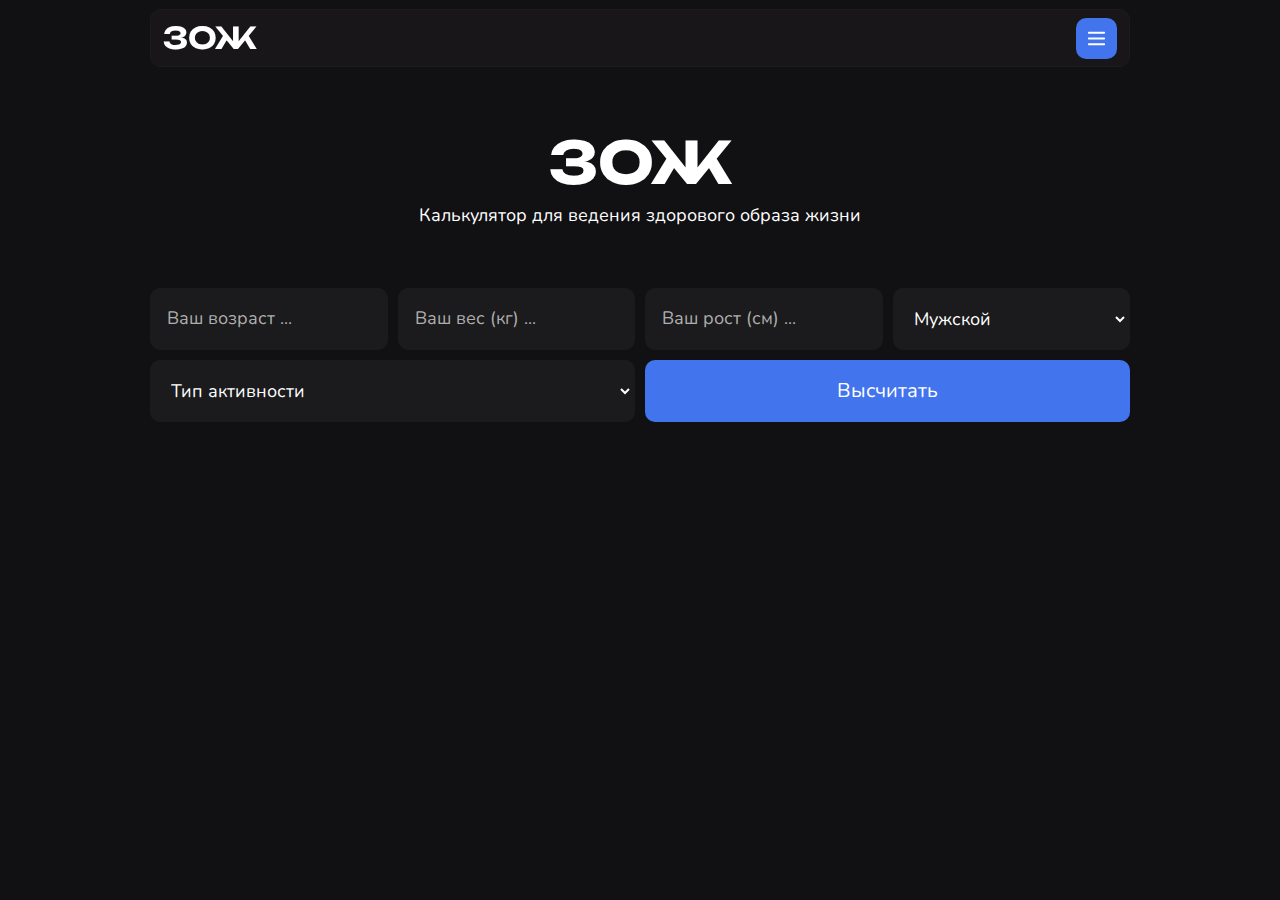
<file: index.html>
<!doctype html>
<html lang="ru">
    <head>
        <meta charset="UTF-8" />
        <meta name="viewport" content="width=device-width, user-scalable=no, initial-scale=1.0, maximum-scale=1.0, minimum-scale=1.0" />
        <meta http-equiv="X-UA-Compatible" content="ie=edge" />
        <meta property="og:title" content="ЗОЖ" />
        <meta property="og:description" content="Калькулятор для ведения здорового образа жизни" />
        <title>Главная</title>
        <link rel="stylesheet" href="https://fonts.googleapis.com/css2?family=Material+Symbols+Outlined:opsz,wght,FILL,GRAD@20..48,100..700,0..1,-50..200" />
        <link rel="stylesheet" href="https://fonts.googleapis.com/css2?family=Material+Symbols+Outlined:opsz,wght,FILL,GRAD@24,400,0,0" />
        <link rel="stylesheet" href="css/style.css" />
        <link rel="stylesheet" href="css/index.css" />
    </head>
    <body>

        <div class="container">
            <div id="box">

                <header id="header">
                    <a class="header-title" href="./index.html">ЗОЖ</a>
                    <nav class="navbar no-display" id="header-navbar">
                        <a class="navbar-url" href="./topics/about.html">О нас</a>
                        <a class="navbar-url" href="./topics/sports_supplements.html">Спортивные добавки</a>
                        <a class="navbar-url" href="./topics/training.html">Тренировки</a>
                        <a class="navbar-url" href="./topics/vitamins.html">Витамины</a>
                        <a class="navbar-url" href="./topics/bjy.html">БЖУ</a>
                    </nav>
                    <div class="header-button-list">
                        <button class="header-button" id="burger-btn">
                            <svg stroke="currentColor" stroke-width="2" width="23" height="23" viewBox="0 0 24 24" xmlns="http://www.w3.org/2000/svg">
                                <path stroke-linecap="round" stroke-linejoin="round" d="M4 6h16M4 12h16M4 18h16"></path>
                            </svg>
                        </button>
                    </div>
                </header>

                <main>
                    <div class="top-content">
                        <div class="title-content">
                            <div>
                                <h1 class="site-title">ЗОЖ</h1>
                            </div>
                            <p class="description">Калькулятор для ведения здорового образа жизни</p>
                        </div>
                        <div class="input-box">
                            <input class="input-field" id="age-input" placeholder="Ваш возраст ..." min="0" type="number" />
                            <input class="input-field" id="weight-input" placeholder="Ваш вес (кг) ..." min="0" type="number" />
                            <input class="input-field" id="height-input" placeholder="Ваш рост (см) ..." min="0" type="number" />
                            <select class="input-field" id="sex-input">
                                <option value="man">Мужской</option>
                                <option value="woman">Женский</option>
                            </select>
                            <select class="input-field" id="active-input">
                                <option value="" disabled selected hidden>Тип активности</option>
                                <option value="1.2">Малоподвижный образ жизни</option>
                                <option value="1.55">Умеренная активность</option>
                                <option value="1.9">Высокая активность</option>
                            </select>
                            <button class="button" onclick="generateBtn()">Высчитать</button>
                        </div>
                    </div>
                </main>

                <dialog class="modal" id="burger-menu">
                    <h1 class="modal-title">
                        <span class="modal-title-text">ЗОЖ</span>
                        <button class="close-modal-btn" id="close-burger-menu">
                            <svg xmlns="http://www.w3.org/2000/svg" width="18" height="18" viewBox="0 0 24 24" fill="none">
                                <path d="M20.7457 3.32851C20.3552 2.93798 19.722 2.93798 19.3315 3.32851L12.0371 10.6229L4.74275 3.32851C4.35223 2.93798 3.71906 2.93798 3.32854 3.32851C2.93801 3.71903 2.93801 4.3522 3.32854 4.74272L10.6229 12.0371L3.32856 19.3314C2.93803 19.722 2.93803 20.3551 3.32856 20.7457C3.71908 21.1362 4.35225 21.1362 4.74277 20.7457L12.0371 13.4513L19.3315 20.7457C19.722 21.1362 20.3552 21.1362 20.7457 20.7457C21.1362 20.3551 21.1362 19.722 20.7457 19.3315L13.4513 12.0371L20.7457 4.74272C21.1362 4.3522 21.1362 3.71903 20.7457 3.32851Z" fill="currentColor"/>
                            </svg>
                        </button>
                    </h1>
                    <nav class="burger-menu-navbar" id="">
                        <a class="navbar-url" href="./topics/about.html">О нас</a>
                        <a class="navbar-url" href="./topics/sports_supplements.html">Спортивные добавки</a>
                        <a class="navbar-url" href="./topics/training.html">Тренировки</a>
                        <a class="navbar-url" href="./topics/vitamins.html">Витамины</a>
                        <a class="navbar-url" href="./topics/bjy.html">БЖУ</a>
                    </nav>
                </dialog>

            </div>
        </div>

    </body>

    <script src="./js/scripts.js"></script>

</html>
</file>
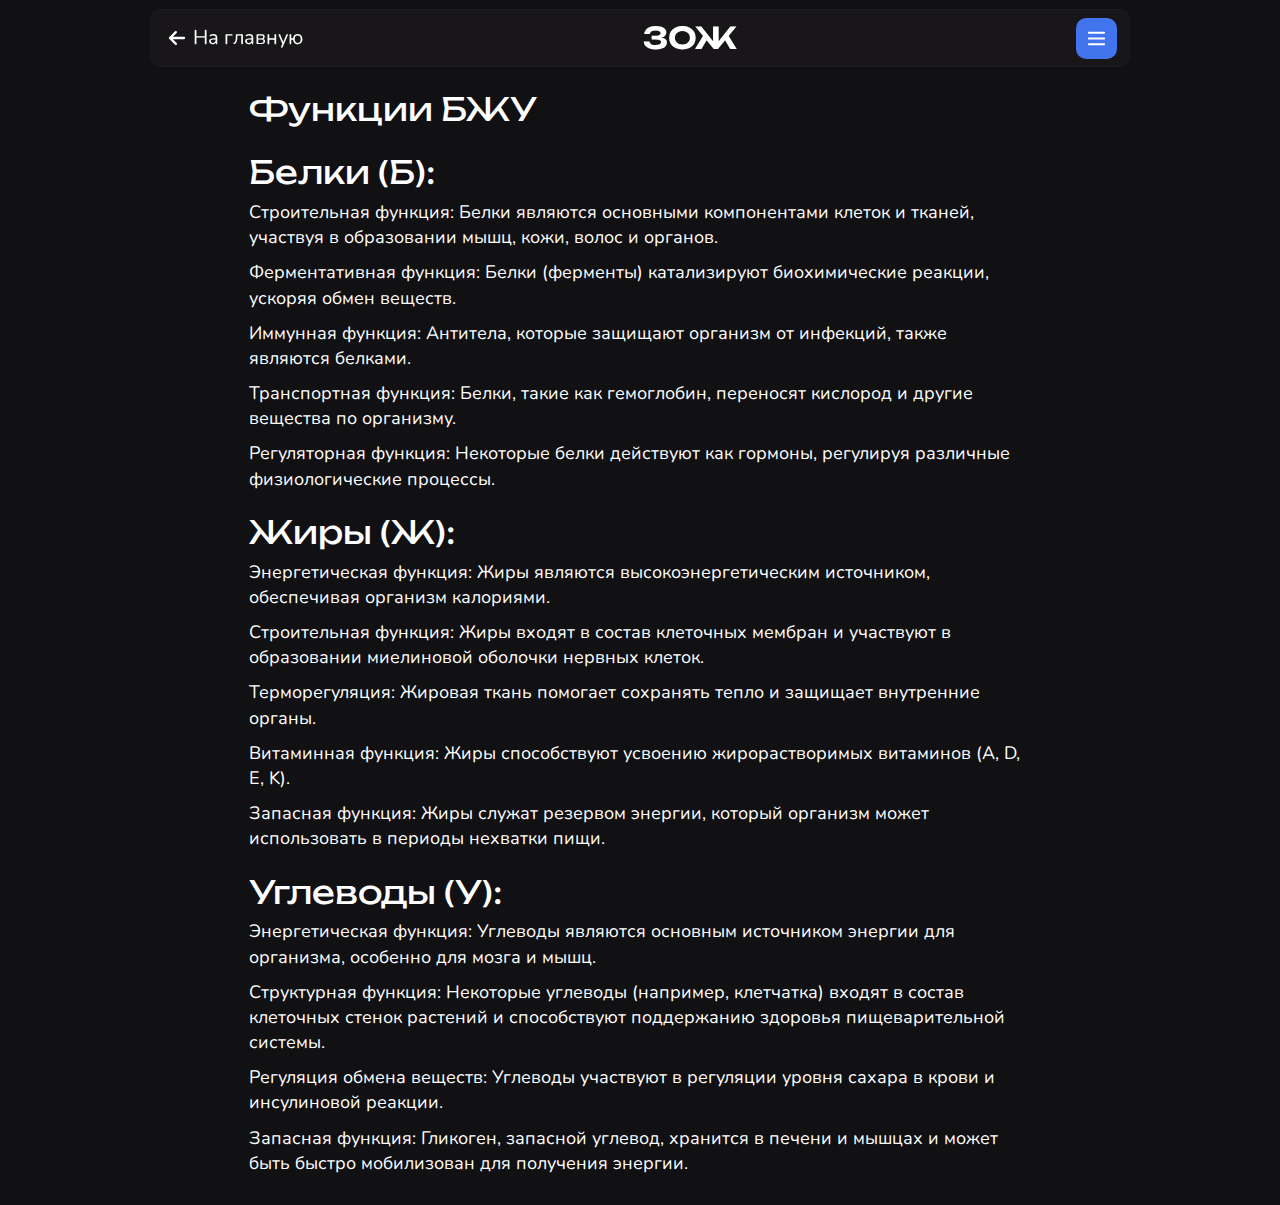
<file: topics/bjy.html>
<!DOCTYPE html>
<html lang="ru">
    <head>
        <meta charset="UTF-8" />
        <meta name="viewport" content="width=device-width, user-scalable=no, initial-scale=1.0, maximum-scale=1.0, minimum-scale=1.0" />
        <meta http-equiv="X-UA-Compatible" content="ie=edge" />
        <meta property="og:title" content="ЗОЖ | Функции БЖУ" />
        <meta property="og:description" content="Функции БЖУ: на что влияют" />
        <title>ЗОЖ | Функции БЖУ</title>
        <link rel="stylesheet" href="https://fonts.googleapis.com/css2?family=Material+Symbols+Outlined:opsz,wght,FILL,GRAD@20..48,100..700,0..1,-50..200" />
        <link rel="stylesheet" href="https://fonts.googleapis.com/css2?family=Material+Symbols+Outlined:opsz,wght,FILL,GRAD@24,400,0,0" />
        <link rel="stylesheet" href="../css/style.css" />
        <link rel="stylesheet" href="../css/topic.css" />
    </head>
    <body>

        <div class="container">
            <div id="box">

                <header id="header">
                    <a class="back-to-index" href="../index.html">
                        <svg width="28" height="28" viewBox="0 0 24 24" fill="none" xmlns="http://www.w3.org/2000/svg">
                            <path d="M6 12H18M6 12L11 7M6 12L11 17" stroke="#000000" stroke-width="2" stroke-linecap="round" stroke-linejoin="round"/>
                        </svg>
                        <span>На главную</span>
                    </a>
                    <a class="header-title" href="../index.html">ЗОЖ</a>
                    <nav class="navbar no-display" id="header-navbar">
                        <a class="navbar-url" href="./about.html">О нас</a>
                        <a class="navbar-url" href="./sports_supplements.html">Спортивные добавки</a>
                        <a class="navbar-url" href="./training.html">Тренировки</a>
                        <a class="navbar-url" href="./vitamins.html">Витамины</a>
                        <a class="navbar-url" href="./bjy.html">БЖУ</a>
                    </nav>
                    <div class="header-button-list">
                        <button class="header-button" id="burger-btn"><svg stroke="white" stroke-width="2" width="23" height="23" viewBox="0 0 24 24" xmlns="http://www.w3.org/2000/svg"><path stroke-linecap="round" stroke-linejoin="round" d="M4 6h16M4 12h16M4 18h16"></path></svg></button>
                    </div>
                </header>

                <main>
                    <div class="text-box">
                        <h2 class="chapter">Функции БЖУ</h2>
                        <h2 class="chapter">Белки (Б):</h2>
                        <p>Строительная функция: Белки являются основными компонентами клеток и тканей, участвуя в образовании мышц, кожи, волос и органов.</p>
                        <p>Ферментативная функция: Белки (ферменты) катализируют биохимические реакции, ускоряя обмен веществ.</p>
                        <p>Иммунная функция: Антитела, которые защищают организм от инфекций, также являются белками.</p>
                        <p>Транспортная функция: Белки, такие как гемоглобин, переносят кислород и другие вещества по организму.</p>
                        <p>Регуляторная функция: Некоторые белки действуют как гормоны, регулируя различные физиологические процессы.</p>
                        <h2 class="chapter">Жиры (Ж):</h2>
                        <p>Энергетическая функция: Жиры являются высокоэнергетическим источником, обеспечивая организм калориями.</p>
                        <p>Строительная функция: Жиры входят в состав клеточных мембран и участвуют в образовании миелиновой оболочки нервных клеток.</p>
                        <p>Терморегуляция: Жировая ткань помогает сохранять тепло и защищает внутренние органы.</p>
                        <p>Витаминная функция: Жиры способствуют усвоению жирорастворимых витаминов (A, D, E, K).</p>
                        <p>Запасная функция: Жиры служат резервом энергии, который организм может использовать в периоды нехватки пищи.</p>
                        <h2 class="chapter">Углеводы (У):</h2>
                        <p>Энергетическая функция: Углеводы являются основным источником энергии для организма, особенно для мозга и мышц.</p>
                        <p>Структурная функция: Некоторые углеводы (например, клетчатка) входят в состав клеточных стенок растений и способствуют поддержанию здоровья пищеварительной системы.</p>
                        <p>Регуляция обмена веществ: Углеводы участвуют в регуляции уровня сахара в крови и инсулиновой реакции.</p>
                        <p>Запасная функция: Гликоген, запасной углевод, хранится в печени и мышцах и может быть быстро мобилизован для получения энергии.</p>
                    </div>
                </main>

                <dialog class="modal" id="burger-menu">
                    <h1 class="modal-title">
                        <span class="modal-title-text">ЗОЖ</span>
                        <button class="close-modal-btn" id="close-burger-menu">
                            <svg xmlns="http://www.w3.org/2000/svg" width="18" height="18" viewBox="0 0 24 24" fill="none">
                                <path d="M20.7457 3.32851C20.3552 2.93798 19.722 2.93798 19.3315 3.32851L12.0371 10.6229L4.74275 3.32851C4.35223 2.93798 3.71906 2.93798 3.32854 3.32851C2.93801 3.71903 2.93801 4.3522 3.32854 4.74272L10.6229 12.0371L3.32856 19.3314C2.93803 19.722 2.93803 20.3551 3.32856 20.7457C3.71908 21.1362 4.35225 21.1362 4.74277 20.7457L12.0371 13.4513L19.3315 20.7457C19.722 21.1362 20.3552 21.1362 20.7457 20.7457C21.1362 20.3551 21.1362 19.722 20.7457 19.3315L13.4513 12.0371L20.7457 4.74272C21.1362 4.3522 21.1362 3.71903 20.7457 3.32851Z" fill="currentColor"/>
                            </svg>
                        </button>
                    </h1>
                    <nav class="burger-menu-navbar" id="">
                        <a class="navbar-url" href="./about.html">О нас</a>
                        <a class="navbar-url" href="./sports_supplements.html">Спортивные добавки</a>
                        <a class="navbar-url" href="./training.html">Тренировки</a>
                        <a class="navbar-url" href="./vitamins.html">Витамины</a>
                        <a class="navbar-url" href="./bjy.html">БЖУ</a>
                    </nav>
                </dialog>

            </div>
        </div>

    </body>

    <script src="../js/scripts.js"></script>

</html>
</file>
<file: css/style.css>
@charset "UTF-8";
@import url("https://fonts.googleapis.com/css2?family=Nunito&display=swap");
@import url("https://fonts.googleapis.com/css2?family=Unbounded:wght@200..900&display=swap");
@import url("https://fonts.googleapis.com/css2?family=Unbounded:wght@200..900&display=swap");
@import url("https://fonts.googleapis.com/css2?family=Unbounded:wght@200..900&display=swap");
html, body {
  font-family: var(--nunito);
  height: 100%;
  scroll-behavior: smooth;
  scroll-padding-top: 55px;
  line-height: 1.4;
  color: var(--text-color);
}

body {
  background: rgb(var(--bg-color));
}

.container {
  margin-left: auto;
  margin-right: auto;
  max-width: 1000px;
  height: 100%;
  width: 100%;
}

#box {
  display: flex;
  flex-direction: column;
  min-height: 100%;
  margin: 0 1%;
}

main {
  flex: 1 1 auto;
  margin-bottom: 20px;
}

*,
*::before,
*::after {
  box-sizing: border-box;
  padding: 0;
  margin: 0;
}

/* Для Chrome, Safari и Edge */
input[type=number]::-webkit-inner-spin-button,
input[type=number]::-webkit-outer-spin-button {
  -webkit-appearance: none;
  margin: 0;
}

/* Для Firefox */
input[type=number] {
  -moz-appearance: textfield;
}

/**/
button {
  color: var(--text-color);
}

a {
  color: var(--text-color);
  text-decoration: none;
}

:where(ul, ol):where([class]) {
  padding-left: 0;
}

body,
:where(blockquote, figure):where([class]) {
  margin: 0;
}

:where(h1,
h2,
h3,
h4,
h5,
h6,
p,
ul,
ol,
dl):where([class]) {
  margin-block: 0;
}

:where(dd[class]) {
  margin-left: 0;
}

:where(fieldset[class]) {
  margin-left: 0;
  padding: 0;
  border: none;
}

:where(ul[class]) {
  list-style: none;
}

:where(address[class]) {
  font-style: normal;
}

p {
  margin-block: 0;
}

img {
  display: block;
}

input,
textarea,
select,
button {
  font: inherit;
}

html,
:has(:target) {
  scroll-behavior: smooth;
}

svg *[fill] {
  fill: currentColor;
}

svg *[stroke] {
  stroke: currentColor;
}

svg * {
  transition-property: fill, stroke;
}

@media (max-width: 767px) {
  main {
    margin-right: 2%;
    margin-left: 2%;
  }
}
@media (prefers-reduced-motion: reduce) {
  * {
    animation-duration: 0.01ms !important;
    animation-iteration-count: 1 !important;
    transition-duration: 0.01ms !important;
    scroll-behavior: auto !important;
  }
}
:root {
  --text-color: white;
  --bg-color: 17, 16, 19;
  --brand-blue: 65, 116, 237;
  --brand-dark-blue: 50, 106, 236;
  --element-color-rgb: 27, 26, 28;
  --unbounded: "Unbounded", sans-serif;
  --nunito: "Nunito";
}

.no-display {
  position: absolute !important;
  width: 1px !important;
  height: 1px !important;
  margin: -1px !important;
  border: 0 !important;
  padding: 0 !important;
  white-space: nowrap !important;
  clip-path: inset(100%) !important;
  clip: rect(0 0 0 0) !important;
  overflow: hidden !important;
}

.disable {
  pointer-events: none;
  overflow: hidden;
}

.button {
  padding: 5px 15px;
  border-radius: 10px;
  border: 2px solid transparent;
  background: rgb(var(--brand-blue));
  color: white;
  transition: 0.25s all;
  outline: none;
  cursor: pointer;
}
.button:active {
  transform: scale(0.975);
}
@media (hover: hover) {
  .button:hover {
    background: rgb(var(--brand-dark-blue));
  }
}

.input-field {
  padding: 5px 15px;
  border-radius: 10px;
  border: 2px solid transparent;
  background: rgb(var(--element-color-rgb));
  transition: 0.25s all;
  outline: 2px solid transparent;
  color: var(--text-color);
}
.input-field::placeholder {
  color: #aeaeae;
}
.input-field:focus {
  outline: 2px solid rgb(var(--brand-blue));
}
.input-field:invalid {
  outline: 2px solid red;
}

.burger-menu-navbar {
  display: flex;
  flex-direction: column;
  gap: 10px;
}
.burger-menu-navbar > a {
  padding: 9px 14px;
}

::selection {
  background-color: rgb(var(--brand-dark-blue));
  color: white;
}

::-webkit-scrollbar {
  width: 7px;
  height: 7px;
  background-color: var(--bg-color);
}

::-webkit-scrollbar-thumb {
  background-color: rgb(var(--brand-blue));
}

::-webkit-scrollbar-thumb:hover {
  background-color: rgb(var(--brand-dark-blue));
}

@media (max-width: 767px) {
  ::-webkit-scrollbar {
    width: 5px;
    height: 5px;
    background-color: var(--bg-color);
  }
}
#header {
  position: sticky;
  background: rgba(var(--element-color-rgb), 0.7);
  border: 1px solid rgba(var(--element-color-rgb), 1);
  padding: 7px 12px;
  top: 9px;
  border-radius: 10px;
  display: flex;
  justify-content: space-between;
  align-items: center;
  backdrop-filter: blur(7px);
  -webkit-backdrop-filter: blur(7px);
  z-index: 99999;
}
#header > * {
  display: inline-flex;
}

.back-to-index {
  font-size: 20px;
  display: flex;
  align-items: center;
  gap: 2px;
}
.back-to-index span, .back-to-index svg {
  display: inline-flex;
}

.header-button-list > * {
  display: inline-flex;
}

.navbar {
  position: absolute;
  display: flex;
  flex-wrap: wrap;
  gap: 10px;
  right: 0;
  left: 0;
  top: 65px;
  padding: 20px 15px;
  background: rgb(var(--element-color-rgb), 0.96);
  border-radius: 10px;
  box-shadow: 0 0 8px rgba(0, 0, 0, 0.15);
}

.navbar-url {
  padding: 5px 12px;
  border-radius: 9999px;
  background: rgba(var(--brand-blue), 0.9);
  color: white;
  transition: all 0.25s;
}
.navbar-url:active {
  transform: scale(0.975);
}
.navbar-url:hover {
  background: rgba(var(--brand-dark-blue), 0.9);
}

.header-title {
  font-size: 30px;
  font-family: var(--unbounded);
  font-weight: 600;
}

.header-button {
  padding: 9px;
  border: none;
  outline: none;
  border-radius: 10px;
  cursor: pointer;
  background: rgb(var(--brand-blue));
  transition: all 0.35s;
}
.header-button:active {
  transform: scale(0.975);
}
.header-button:hover {
  background: rgb(var(--brand-dark-blue));
}

@media (max-width: 575px) {
  .back-to-index span {
    display: none;
  }
}
.modal {
  background: rgba(var(--element-color-rgb), 0.9);
  border: none;
  padding: 15px;
  border-radius: 18px;
  transition: transform 0.65s, opacity 0.65s;
  pointer-events: auto;
  animation: showModal 0.7s ease forwards;
  backdrop-filter: blur(8px);
  -webkit-backdrop-filter: blur(8px);
  opacity: 0;
  transform: translateX(100%);
}
.modal.modal-closing {
  animation: closeModal 0.7s ease forwards;
}
.modal::backdrop {
  background: rgba(0, 0, 0, 0.4);
}

@keyframes closeModal {
  from {
    opacity: 1;
    transform: translateX(0%);
  }
  to {
    opacity: 0;
    transform: translateX(120%);
  }
}
@keyframes showModal {
  to {
    opacity: 1;
    transform: translateX(0%);
  }
}
#burger-menu {
  height: calc(100dvh - 85px);
  max-width: 280px;
  width: 100%;
  top: 75px;
  margin-right: 5px;
  margin-left: auto;
}

.modal-title {
  display: flex;
  justify-content: space-between;
  align-items: center;
  color: var(--text-color);
  font-family: var(--unbounded);
  margin-bottom: 15px;
}
.modal-title > * {
  display: inline-flex;
}

.close-modal-btn {
  display: inline-flex;
  background: rgba(237, 6, 6, 0.4);
  padding: 10px;
  border-radius: 10px;
  border: none;
  transition: all 0.2s;
}
@media (hover: hover) {
  .close-modal-btn:hover {
    background: rgb(207, 4, 4);
  }
}
@media (hover: none) {
  .close-modal-btn:active {
    background: rgb(207, 4, 4);
  }
}

/*# sourceMappingURL=style.css.map */
</file>
<file: css/index.css>
@import url("https://fonts.googleapis.com/css2?family=Unbounded:wght@200..900&display=swap");
.top-content {
  margin-top: 0.5%;
}

.site-title {
  font-family: var(--unbounded);
  font-size: 58px;
  display: flex;
  justify-content: center;
  align-items: center;
}

.description {
  font-size: 18px;
}

.title-content {
  position: relative;
  display: flex;
  flex-direction: column;
  justify-content: center;
  align-items: center;
  text-align: center;
  height: 225px;
  overflow: hidden;
  color: white;
  border-radius: 25px;
}
.title-content > * {
  z-index: 2;
}

.input-box {
  display: flex;
  flex-wrap: wrap;
  gap: 10px;
  max-width: 100%;
  width: 100%;
}
.input-box .button {
  min-width: 415px;
  font-size: 20px;
}
.input-box .input-field {
  min-width: 199px;
  font-size: 18px;
}
.input-box .input-field, .input-box .button {
  flex: 1;
  min-height: 62px;
}

.results {
  margin-top: 20px;
  display: flex;
  flex-direction: column;
  gap: 15px;
}

.results-card {
  padding: 13px;
  border-radius: 10px;
  background: rgba(var(--element-color-rgb), 0.63);
  transition: 0.28s all;
  animation: card_spawn 1.2s;
  box-shadow: 0 0 8px rgba(0, 0, 0, 0.15);
}
.results-card > p {
  font-size: 17px;
}

.results-title {
  font-family: var(--unbounded);
  margin-top: 2px;
  margin-bottom: 10px;
  font-size: 28px;
}

.result-element {
  padding: 10px;
  background: rgb(var(--element-color-rgb));
  border-radius: 7px;
  transition: all 0.35s;
  min-width: 300px;
}
.result-element:hover {
  scale: 1.01;
}
.result-element p {
  margin-top: 7px;
  font-size: 18px;
}

.title-with-svg {
  display: flex;
  gap: 6px;
  font-size: 22px;
}
.title-with-svg[svg-right] svg {
  margin-left: auto;
}
.title-with-svg svg {
  flex-shrink: 0;
}
.title-with-svg > * {
  display: inline-flex;
}

.flex-results {
  display: flex;
  flex-wrap: wrap;
  gap: 10px;
  margin-top: 7px;
}
.flex-results > * {
  flex: 1;
}

.topic-link {
  border: 2px solid rgb(var(--element-color-rgb));
  padding: 10px;
  border-radius: 10px;
  cursor: pointer;
  transition: 0.2s;
}
.topic-link:hover {
  border-color: rgb(var(--brand-blue));
  color: rgb(var(--brand-blue));
}

@keyframes card_spawn {
  from {
    transform: translateY(30px);
    opacity: 0;
  }
  to {
    transform: translateY(0px);
    opacity: 1;
  }
}
@media (max-width: 640px) {
  .input-field {
    min-height: 52px;
  }
  .result-element {
    min-width: auto;
  }
}
@media (max-width: 430px) {
  .input-box .button {
    min-width: 210px;
  }
}
@media (max-width: 210px) {
  .input-field {
    min-width: 110px;
  }
}

/*# sourceMappingURL=index.css.map */
</file>
<file: css/topic.css>
@import url("https://fonts.googleapis.com/css2?family=Unbounded:wght@200..900&display=swap");
main {
  max-width: 850px;
  margin: 3% auto;
}

.text-box {
  margin-left: 4%;
  margin-right: 4%;
  font-size: 18px;
}
.text-box > p:not(:last-child) {
  margin-bottom: 10px;
}

.chapter {
  margin-bottom: 5px;
  font-size: 32px;
  font-weight: 400;
  font-family: var(--unbounded);
}
.chapter:not(:first-child) {
  margin-top: 18px;
}

.topic-img {
  width: 100%;
  border-radius: 15px;
  margin: 15px 0;
  filter: brightness(78%);
}

@media (max-width: 800px) {
  .text-box {
    margin-left: 0;
    margin-right: 0;
    font-size: 17px;
  }
  .chapter {
    font-size: 26px;
  }
}

/*# sourceMappingURL=topic.css.map */
</file>
